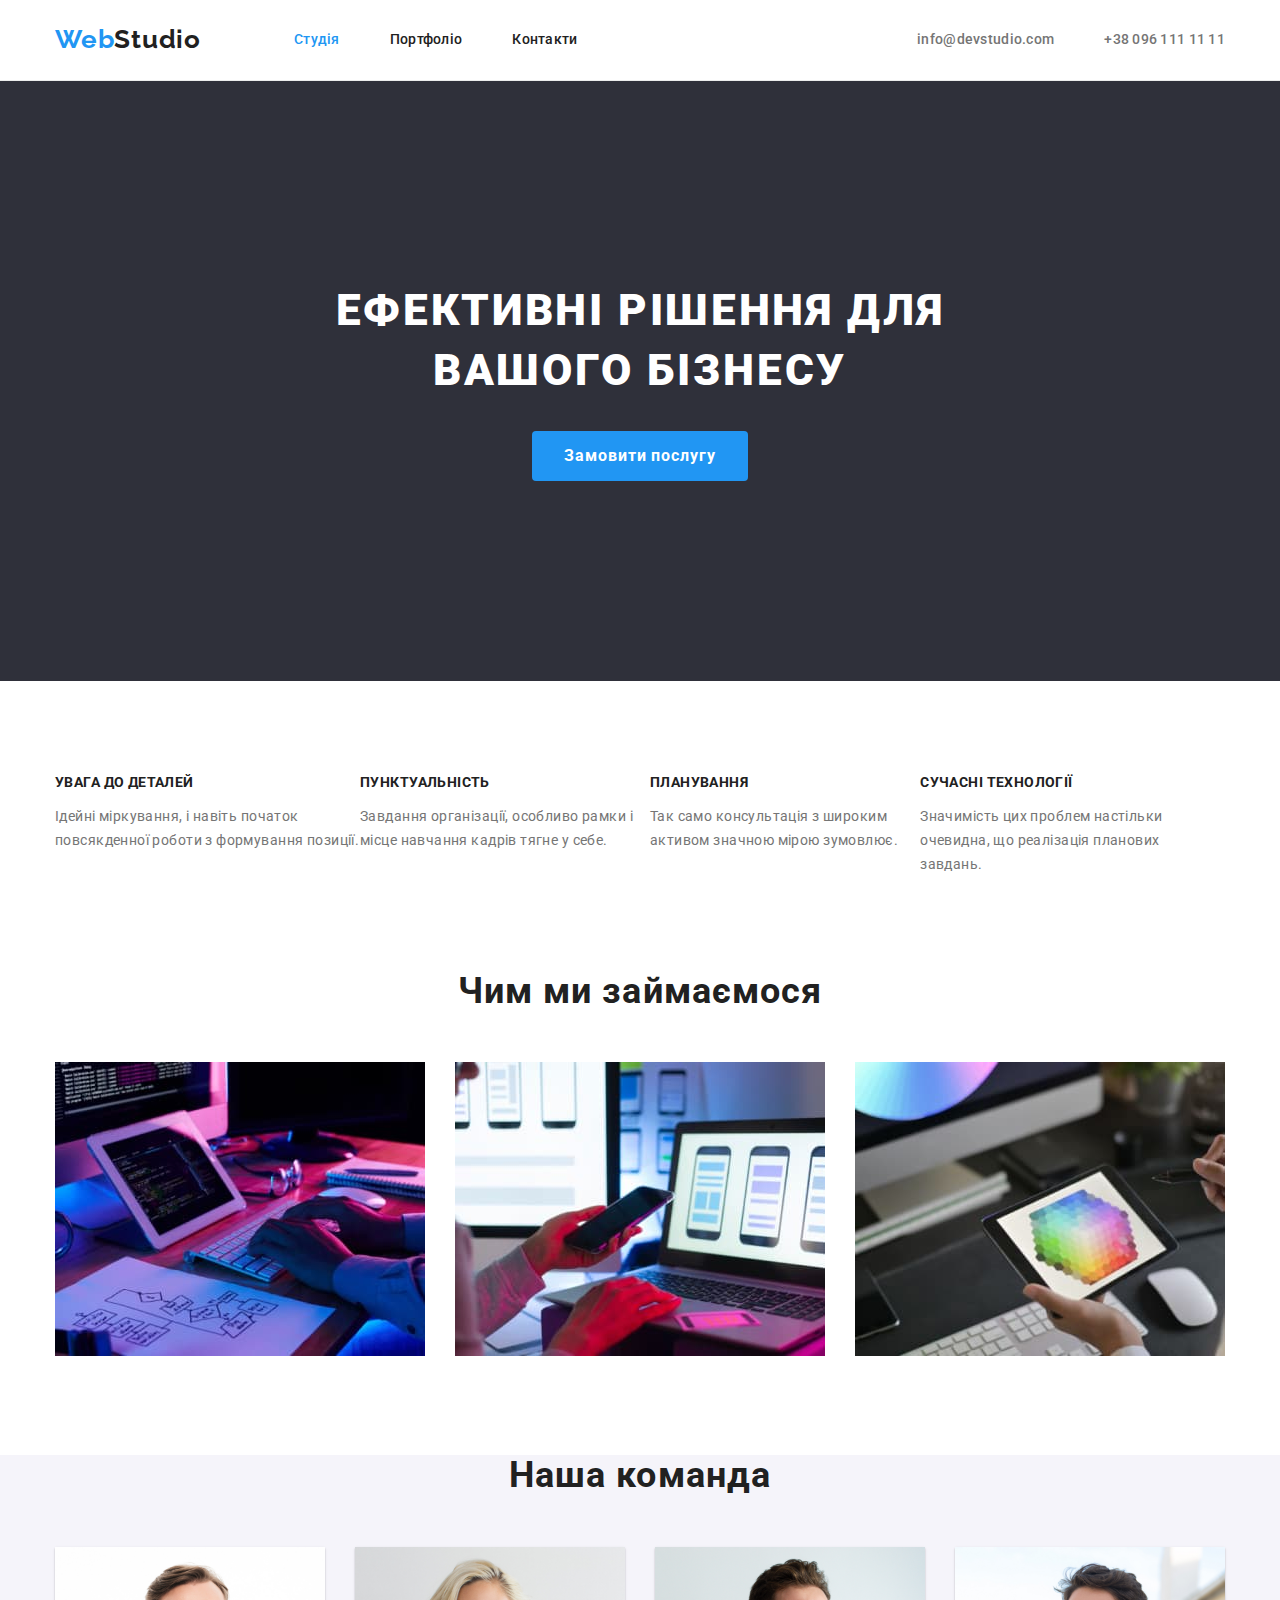
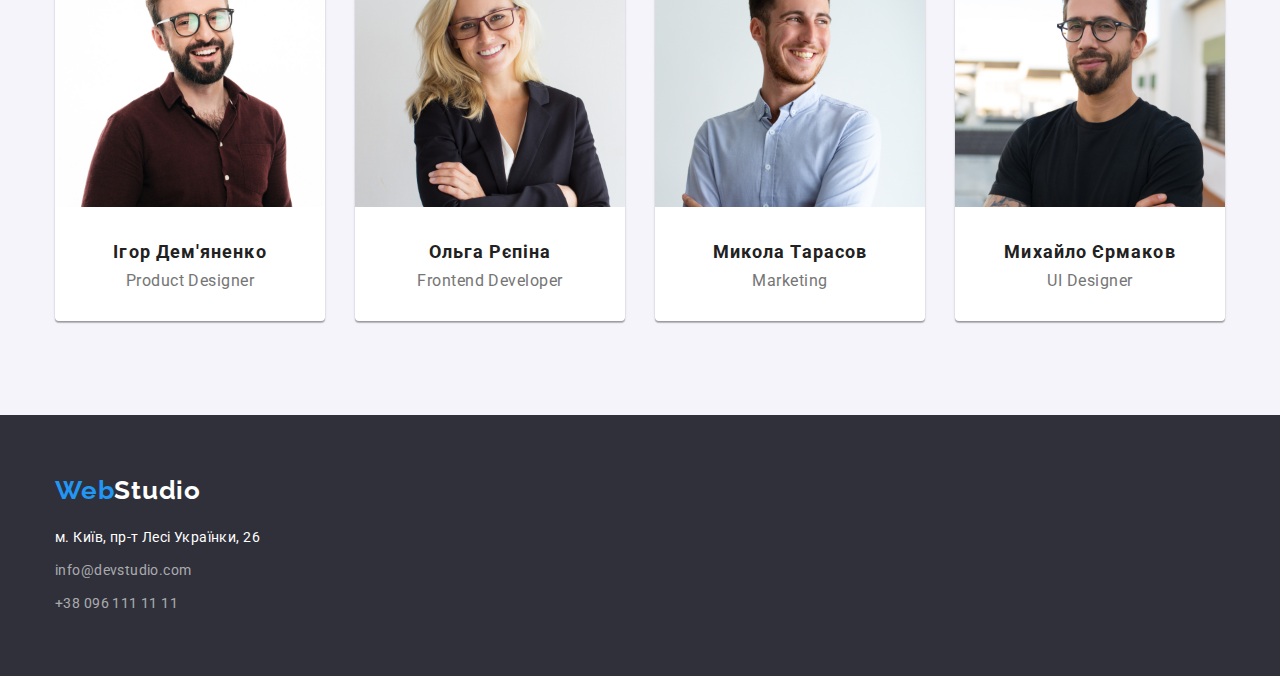
<file: index.html>
<!DOCTYPE html>
<html lang="uk">
<head>
    <meta charset="UTF-8">
    <meta http-equiv="X-UA-Compatible" content="IE=edge">
    <meta name="viewport" content="width=device-width, initial-scale=1.0">
    <title>Document</title>
    <link rel="preconnect" href="https://fonts.googleapis.com">
<link rel="preconnect" href="https://fonts.gstatic.com" crossorigin>
<link href="https://fonts.googleapis.com/css2?family=Raleway:wght@700&family=Roboto:wght@400;500;700;900&display=swap" rel="stylesheet">
    <link rel="stylesheet" href="https://cdnjs.cloudflare.com/ajax/libs/modern-normalize/1.1.0/modern-normalize.min.css">
    <link rel="stylesheet" type="text/css" href="./css/styles.css">
</head> 
<body class="page">
    <header class="header">
        <div class="container main">
        <nav class="head">
        <a href="./index.html" class="logo">
        <span class="logo-color">Web</span>Studio
    </a>
    <ul class="site-nav list">
    <li class="item"><a href="" class= "link current">Студія</a></li> 
    <li class="item"><a href="portfolio.html" class="link">Портфоліо</a></li>
    <li class="item"><a href="" class="link">Контакти</a></li>
    </ul>
    </nav>
    <ul class="link-connection list">
    <li class="item"><a href="mailto:info@devstudio.com" class="link">info@devstudio.com</a></li>
    <li class="item"><a href="tel:+380961111111" class="link">+38 096 111 11 11</a></li>
</ul>
</div>
    </header>
    <main>
    <section class="hero">
        <h1 class="hero-title">Ефективні рішення для вашого бізнесу</h1>
        <button type="button" class="button pointer">Замовити послугу</button>
    </section>
    <section class="section">
        <div class="container"> 
        <h2 class="visually-hidden">Особливості</h2>
        <ul class="text list">
            <li class="txt"><h3 class="title subject">УВАГА ДО ДЕТАЛЕЙ</h3>
            <p class="desk subject">Ідейні міркування, і навіть початок повсякденної роботи з формування позиції.</p></li>
            <li class="txt"><h3 class="title subject">ПУНКТУАЛЬНІСТЬ</h3>
            <p class="desk">Завдання організації, особливо рамки і місце навчання кадрів тягне у себе.</p></li>
            <li class="txt"><h3 class="title subject">ПЛАНУВАННЯ</h3>
            <p class="desk">Так само консультація з широким активом значною мірою зумовлює.</p></li>
            <li class="txt"><h3 class="title subject">СУЧАСНІ ТЕХНОЛОГІЇ</h3>
            <p class="desk">Значимість цих проблем настільки очевидна, що реалізація планових завдань.</p></li>
        </ul>
    </div>
    </section>
    <section class="section about">
        <div class="container">
    <h2 class="section-title">Чим ми займаємося</h2>
    <ul class="benefits list">
        <li class="ic"><img src="./images/box1.jpg" alt="Робота на екрані та планшеті" width="370"></li>
        <li class="ic"><img src="./images/box2.jpg" alt="Розробка мобільних додатків" width="370"></li>
        <li class="ic"><img src="./images/box3.jpg" alt="Веб дизайнер працює з кольорами" width="370"></li>
    </ul>
    </div>
    </section>
    <section class="section block">
        <div class="container">
        <h2 class="section-title">Наша команда</h2>
        <ul class="item list">
            <li class="photo"><img src="./images/img.jpg" alt="Дизайнер продукту" width="270">
            <div class="comand"><h3 class="caption">Ігор Дем'яненко</h3>
            <p class="subtitle">Product Designer</p></div></li>
            <li class="photo"><img src="./images/img-2.jpg" alt="Фронтенд розробник" width="270">
                <div class="comand"><h3 class="caption">Ольга Рєпіна</h3>
                <p class="subtitle">Frontend Developer</p></div>
            </li>
            <li class="photo">
                <img src="./images/img-3.jpg" alt="Маркетолог" width="270">
                <div class="comand"><h3 class="caption">Микола Тарасов</h3>
                <p class="subtitle">Marketing</p></div>
            </li>
            <li class="photo">
                <img src="./images/img-4.jpg" alt="UI Дизайнер" width="270">
                <div class="comand"><h3 class="caption">Михайло Єрмаков</h3>
                <p class="subtitle">UI Designer</p></div>
            </li>
        </ul>
    </div>
    </section>
</main>
<footer class="footer">
    <div class="container">
<a href="./index.html" class="logo-footer">
        <span class="logo-color">Web</span>Studio</a>
<address>
    <ul class="subject list">
        <li class="footer-subject">
            <a href="https://www.google.com/maps/place/бул.+Леси+Украинки,+26,+Киев,+02000/@50.4265807,30.5383858,17z/data=!3m1!4b1!4m5!3m4!1s0x40d4cf0e033ecbe9:0x57a4dffefec77da0!8m2!3d50.4265807!4d30.5383858" class="link address">м. Київ, пр-т Лесі Українки, 26</a>
        </li>
        <li class="footer-subject"><a href="mailto:info@devstudio.com" class="link">info@devstudio.com</a></li>
        <li class="footer-subject"><a href="tel:+380961111111" class="link">+38 096 111 11 11</a></li>
    </ul>
</address>
</div>
</footer>
</body>
</html>
</file>
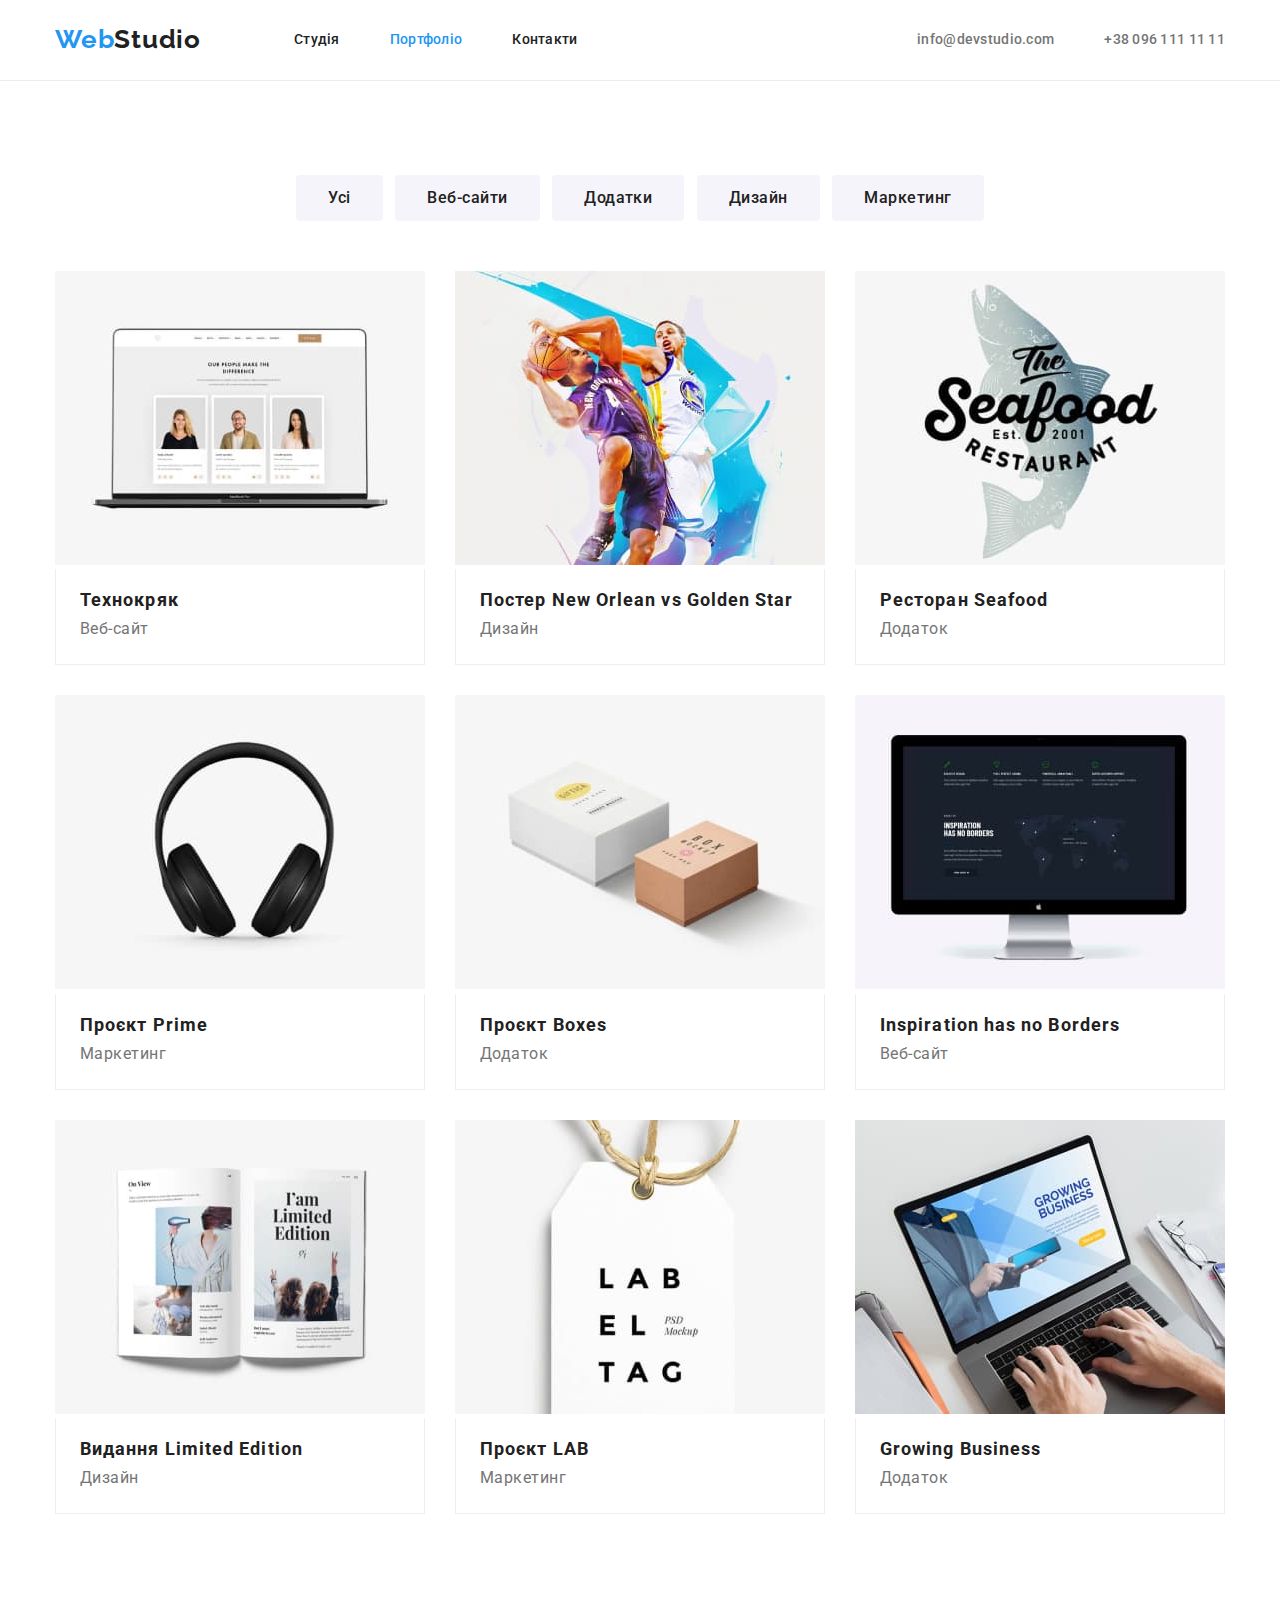
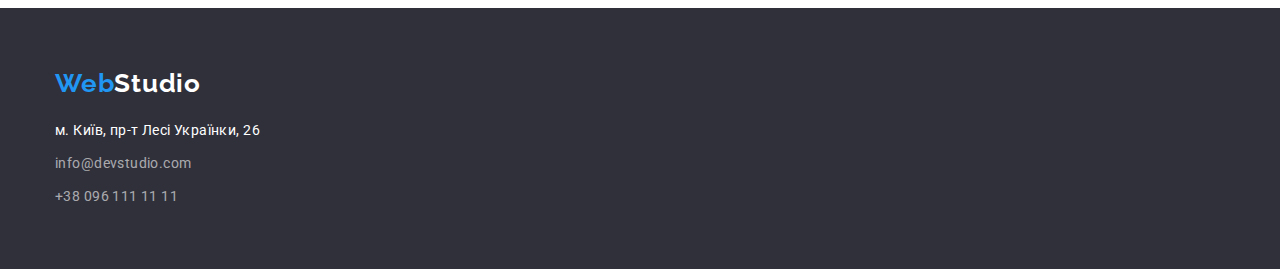
<file: portfolio.html>
<!DOCTYPE html>
<html lang="uk">
<head>
    <meta charset="UTF-8">
    <meta http-equiv="X-UA-Compatible" content="IE=edge">
    <meta name="viewport" content="width=device-width, initial-scale=1.0">
    <title>Document</title>
    <link rel="preconnect" href="https://fonts.googleapis.com">
    <link rel="preconnect" href="https://fonts.gstatic.com" crossorigin>
    <link href="https://fonts.googleapis.com/css2?family=Raleway:wght@700&family=Roboto:wght@400;500;700;900&display=swap"
        rel="stylesheet">
    <link rel="stylesheet" href="https://cdnjs.cloudflare.com/ajax/libs/modern-normalize/1.1.0/modern-normalize.min.css">
    <link rel="stylesheet" type="text/css" href="./css/styles.css">
</head>
<body class="page">
    <header class="header">
        <div class="container main">
        <nav class="head"><a href="./portfolio.html" class="logo"><span class="logo-color">Web</span>Studio</a>
            <ul class="site-nav list">
                <li class="item"><a href="index.html" class="link">Студія</a></li>
                <li class="item"><a href="" class="link current">Портфоліо</a></li>
                <li class="item"><a href="" class="link">Контакти</a></li>
            </ul>
            </nav>
            <ul class="link-connection list">
                <li class="item"><a href="mailto:info@devstudio.com" class="link">info@devstudio.com</a></li>
                <li class="item"><a href="tel:+380961111111" class="link">+38 096 111 11 11</a></li>
            </ul>
        </div>
    </header>
    <main>
        <section class="section portfolio">
            <div class="container">
            <h1 class="visually-hidden">контент</h1>
            <ul class="button-nav list">
                <li class="filter"> <button type="button" class="button pointer">Усі</button></li>
                <li class="filter"> <button type="button" class="button pointer">Веб-сайти</button></li>
                <li class="filter"> <button type="button" class="button pointer">Додатки</button></li>
                <li class="filter">  <button type="button" class="button pointer">Дизайн</button></li>
                <li class="filter"> <button type="button" class="button pointer">Маркетинг</button></li>
            </ul>
    <ul class="content list">
                <li class="item"> <a href="" class="content-link"><img src="./images/1.jpg" alt="Ноутбук" width="370"> <div class="content-info">
                <h2 class="caption">Технокряк</h2><p class="text-headline">Веб-сайт</p></div></a></li>
                <li class="item"> <a href="" class="content-link"><img src="./images/2.jpg" alt="Постер баскетболісти" width="370"> <div class="content-info"><h2 class="caption">Постер New Orlean vs Golden Star</h2>
                <p class="text-headline">Дизайн</p></div></a></li>
                <li class="item"> <a href="" class="content-link"><img src="./images/3.jpg" alt="Постер баскетболісти" width="370"> <div class="content-info"><h2 class="caption">Ресторан Seafood</h2>
                <p class="text-headline">Додаток</p></div></a></li>
                <li class="item"> <a href="" class="content-link"><img src="./images/4.jpg" alt="Навушники" width="370"> <div class="content-info"><h2 class="caption">Проєкт Prime</h2>
                <p class="text-headline">Маркетинг</p></div></a></li>
                <li class="item"> <a href="" class="content-link"><img src="./images/5.jpg" alt="Коробки" width="370"> <div class="content-info"><h2 class="caption">Проєкт Boxes</h2>
                <p class="text-headline">Додаток</p></div></a></li>
                <li class="item"> <a href="" class="content-link"><img src="./images/6.jpg" alt="монітор" width="370"> <div class="content-info"><h2 class="caption">Inspiration has no Borders</h2>
                <p class="text-headline">Веб-сайт</p></div></a></li>
                <li class="item"> <a href="" class="content-link"><img src="./images/7.jpg" alt="Журнал" width="370"> <div class="content-info"><h2 class="caption">Видання Limited Edition</h2>
                <p class="text-headline">Дизайн</p></div></a></li>
                <li class="item"> <a href="" class="content-link"><img src="./images/8.jpg" alt="Жетон" width="370"> <div class="content-info"><h2 class="caption">Проєкт LAB</h2>
                <p class="text-headline">Маркетинг</p></div></a></li>
                <li class="item"> <a href="" class="content-link"><img src="./images/9.jpg" alt="Жетон" width="370"> <div class="content-info"><h2 class="caption">Growing Business</h2>
                <p class="text-headline">Додаток</p></div></a></li>
            </ul>
            </div>
        </section>
    </main>
<footer class="footer">
        <div class="container">
    <a href="./index.html" class="logo-footer">
        <span class="logo-color">Web</span>Studio</a>
    <address>
        <ul class="subject list">
            <li class="footer-subject">
                <a href="https://www.google.com/maps/place/бул.+Леси+Украинки,+26,+Киев,+02000/@50.4265807,30.5383858,17z/data=!3m1!4b1!4m5!3m4!1s0x40d4cf0e033ecbe9:0x57a4dffefec77da0!8m2!3d50.4265807!4d30.5383858"
                    class="link address">м. Київ, пр-т Лесі Українки, 26</a>
            </li>
            <li class="footer-subject"><a href="mailto:info@devstudio.com" class="link">info@devstudio.com</a></li>
            <li class="footer-subject"><a href="tel:+380961111111" class="link">+38 096 111 11 11</a></li>
        </ul>
    </address>
    </div>
</footer>
</body>
</html>
</file>
<file: css/styles.css>
* {
    box-sizing: border-box;
}
:root {
    --primery-text-color: #212121;
    --accent-color: #2196F3;
    --secondary-text-color: #757575;
    --third-text-color: #FFFFFF;
    --background-color: #2F303A;
}
.page{
    color: var(--primery-text-color) ;
    background-color: var(--third-text-color);
    font-family: 'Roboto', sans-serif;
}
.h1, 
.h2,
.h3,
.h4,
.h5,
.h6,
.p {
    margin-top: 0;
    margin-bottom: 0;
}
.header {
border-bottom: 1px solid #ECECEC;
}
.container {
    width: 1200px;
        margin-left: auto;
        margin-right: auto;
        padding-left: 15px;
        padding-right: 15px;
}

.list {
    list-style: none; 
    margin: 0;
}
/*header html*/
.logo{
    display: flex;
    padding-top: 24px;
    padding-bottom: 25px;
    margin-right: 93px;

        font-family: Raleway, sans-serif;
        font-weight: 700;
        font-size: 26px;
        line-height: 1.19;
        text-decoration: none;
        /* identical to box height */
        letter-spacing: 0.03em;
        color: #212121;
        
    }
    .logo-color{
        color: var(--accent-color);
    }
    .site-nav .link{
        display: block;
        padding-top: 32px;
        padding-bottom: 32px;

        color: var(--primery-text-color);
        text-decoration: none;
        font-weight: 500;
        font-size: 14px;
        line-height: 1.14;
        letter-spacing: 0.02em;
        
    }
    .site-nav .link:hover, 
    .site-nav .link:focus {
    color: var(--accent-color);
    }
    .site-nav {
        display: flex;
        padding: 0;
    }
    .site-nav .item+.item{
    margin-left: 50px;
    }
    .link.current {
    color: var(--accent-color);
    }
    .link-connection .link {
        display: block;
        padding-top: 32px;
        padding-bottom: 32px;

        color: var(--secondary-text-color);
        text-decoration: none;
        font-weight: 500;
        font-size: 14px;
        line-height: 1.14;
        letter-spacing: 0.02em;
    }
    .link-connection .link:hover,
    .link-connection .link:focus {
    color: var(--accent-color);
    }
    .link-connection {
        display: flex;
        margin-left: auto;
        padding: 0;
    }
    .link-connection .item+.item{
    margin-left: 50px;
    }
    .head {
        display: flex;
    }
    .container.main {
        display: flex;
        align-items: center;
    }
    /*main*/
    /*section hero*/
    .hero {
    align-items: center;
    background: var(--background-color);
    text-align: center;
    padding-top: 200px;
    padding-bottom: 200px;

    }
    .hero-title {
        width: 696px;
        height: 120px;
        left: 452px;
        top: 280px;
margin: 0;
margin-bottom: 30px;
        font-family: 'Roboto';
        font-style: normal;
        font-weight: 900;
        font-size: 44px;
        line-height: 1.36;
        /* or 136% */
    
        text-align: center;
        letter-spacing: 0.06em;
        text-transform: uppercase;
        color: var(--third-text-color);
        margin-right: auto;
        margin-left: auto;
}
.section {
    padding-top: 94px;
    padding-bottom: 94px;
}
.visually-hidden {
    position: absolute;
    white-space: nowrap;
    width: 1px;
    height: 1px;
    overflow: hidden;
    border: 0;
    padding: 0;
    clip: rect(0 0 0 0);
    clip-path: inset(50%);
    margin-bottom: 0;
    margin-top: 0;
    padding-top: 94px;
    padding-bottom: 94px;
}

.block {
    background: #F5F4FA;
    margin-top: 0;
    margin-bottom: 0;
    padding-top: 0;
    padding-bottom: 94px;
}
.about .benefits{
    display: flex;
    margin-left: auto;
}
.benefits .ic+.ic {
    margin-left: 30px;
}
.benefits {
    padding: 0;
}
.section-title {
    color: var(--primery-text-color);
    font-weight: 700;
    font-size: 36px;
    line-height: 1.16;
    text-align: center;
    letter-spacing: 0.03em;
    margin-top: 0;
    margin-bottom: 50px;
    padding: 0;
}
.text-list .title {
    color: var(--primery-text-color);
    font-weight: 700;
    font-size: 14px;
    line-height: 1.14;
    letter-spacing: 0.03em;
    text-transform: uppercase;
}
.text {
display: flex; 
justify-content: space-between;
padding: 0;

}
.text .info+.info {
    margin-left: 30px;
}
.title.subject{
font-weight: 700;
font-size: 14px;
line-height: 1.14;
letter-spacing: 0.03em;
text-transform: uppercase;
color: var(--primery-text-color);
margin-bottom: 0;
margin-top: 0;
padding: 0;
}

.info {
    display: flex;
    border: 1px solid #EEEEEE;
}
.content .item{
width: calc((100% - 60px) / 3);
}

.content .item:nth-child(3n){
    margin-right: 0;
}
.content .item:nth-last-child(-n+3){
    margin-bottom: 0;
}
.content {
    display: flex;
    flex-wrap: wrap;
    padding: 0;
    gap: 30px;
}
.desk {
    font-weight: 400;
    font-size: 14px;
    line-height: 1.71;
    /* or 171% */
    letter-spacing: 0.03em;
    color: var(--secondary-text-color);
    margin-bottom: 0;
}
.subtitle {
    font-weight: 400;
    font-size: 16px;
    line-height: 1.18;
    /* identical to box height */
    letter-spacing: 0.03em;
    color: var(--secondary-text-color);
    margin-top: 0;
    margin-bottom: 0;
}
/*footer*/
.address {
    font-weight: 400;
    font-style: normal;
    font-size: 14px;
    line-height: 1.71;
    /* or 171% */
    letter-spacing: 0.03em;
    color: var(--third-text-color);
    text-decoration: none;
}
.subject .link {
    font-style: normal;
    font-weight: 400;
    font-size: 14px;
    line-height: 1.71;
    /* or 171% */
    letter-spacing: 0.03em;
    color: rgba(255, 255, 255, 0.6);
}
.button {
    color: var(--third-text-color);
    background-color: var(--accent-color);
    font-weight: 700;
    font-size: 16px;
    line-height: 1.87;
        /* identical to box height, or 188% */
    display: flex;
    align-items: center;
    text-align: center;
    letter-spacing: 0.06em;
    border-radius: 4px;
    padding: 10px 32px;
    display: inline-block;
    border: none;
}

/*nav-portfolio*/
.button-nav .button{
    color: var(--primery-text-color);
    background: #F5F4FA;
    font-weight: 500;
    font-size: 16px;
    line-height: 1.62;
        /* identical to box height, or 162% */
    text-align: center;
    letter-spacing: 0.03em;
    font-family: inherit;
}
.button-nav .button:hover,
.button-nav .button:focus {
    color:var(--third-text-color);
    background:var(--accent-color);
}
.button-nav {
        /* shadow-middle */
        border-radius: 4px;
        font-weight: 500;
        font-size: 16px;
        line-height: 1.62;
        text-align: center;
        letter-spacing: 0.03em;
        display: block;
        padding: 0;
        margin-bottom: 50px;
}
.section.about {
    padding-top: 0;
}
.button-nav.filter{
display: flex;
width: 575px;
justify-content: center;
align-items: center;
}
.filter {
display: inline-flex;
}
.button-nav .filter+.filter {
    margin-left: 8px;
}
/*main-portfolio*/
.caption {
font-weight: 700;
font-size: 18px;
line-height: 1.17;
    /* identical to box height, or 200% */
letter-spacing: 0.06em;
color: var(--primery-text-color);
margin-top: 0;
margin-bottom: 10px;
}
.subject {
    padding: 0;
}
.content .caption{
    margin-bottom: 4px;
}
.content-link {
text-decoration: none;
margin-bottom: 20px;
}
.content-info{
    padding-top: 20px;
    padding-right: 24px;
    padding-bottom: 20px;
    padding-left: 24px;
    border: 1px solid #EEEEEE;
    border-top: 0;

}

.section-portfolio .portfolio {
    margin-bottom: 0;
    margin-top: 0;
    padding-top: 94px;
    padding-bottom: 94px;
}
.header .portfolio{
    margin-top: 0;
    margin-bottom: 0;
}
.text-headline {
    font-weight: 400;
    font-size: 16px;
    line-height: 1.87;
        /* identical to box height, or 188% */
    letter-spacing: 0.03em;
    color: #757575;
    margin-top: 0;
    margin-bottom: 0;
}
.section.portfolio {
    display: flex;
    padding-top: 94px;
    padding-bottom: 94px;
}
.portfolio .container{
    margin-bottom: 0;
}
.photo {
    margin-top: 0;
    margin-bottom: 0;
    background-color: var(--third-text-color);
    box-shadow: 0px 1px 3px rgba(0, 0, 0, 0.12), 0px 1px 1px rgba(0, 0, 0, 0.14), 0px 2px 1px rgba(0, 0, 0, 0.2);
    border-radius: 0px 0px 4px 4px;
}
.comand {
    padding-top: 30px;
    padding-bottom: 30px;
    text-align: center;
}
.block .item {
display: flex;
margin-left: auto;
padding: 0;
}
.item .photo+.photo {
    margin-left: 30px;
}
/*footer*/
.logo-footer {
    font-family: Raleway, sans-serif;
    font-weight: 700;
    font-size: 26px;
    line-height: 1.19;
    text-decoration: none;
        /* identical to box height */
    letter-spacing: 0.03em;
    color: var(--third-text-color);
    display: inline-block;
    margin-bottom: 20px;
}
.container .portfolio {
    margin-top: 0;
    margin-bottom: 0;
}
.portfolio .button {
    margin-top: 0;
    margin-bottom: 0;
}
.footer{
background: var(--background-color);
padding-top: 60px;
padding-bottom: 60px;

}

.subject .link{
    text-decoration: none;
}
.subject .link:hover,
.subject .link:focus {
color: var(--accent-color);
}
.link.address {
color:  var(--third-text-color);
margin-bottom: 9px;
}
.footer-subject{
    margin-bottom: 9px;
}
.footer-subject:last-child{
    margin-bottom: 0;
}
.pointer {
    cursor: pointer;
    }
.img {
    display: block;
    width: 100%;
    height: auto;
}
</file>
